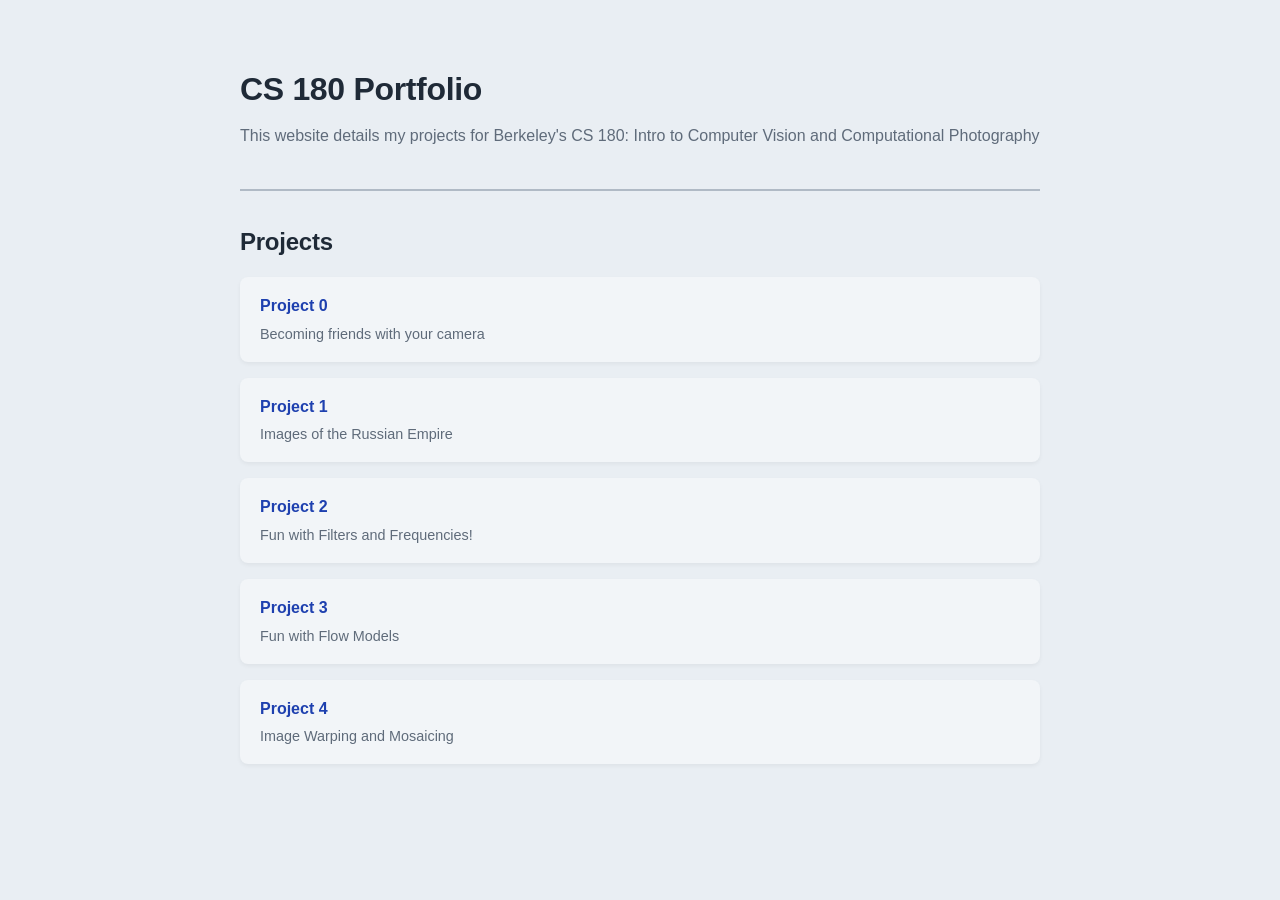
<file: index.html>
<!DOCTYPE html>
<html lang="en">
<head>
    <meta charset="UTF-8">
    <meta name="viewport" content="width=device-width, initial-scale=1.0">
    <title>CS 180 Portfolio</title>
    <link rel="stylesheet" href="style.css">
    <link rel="icon" href="data:image/svg+xml,<svg xmlns=%22http://www.w3.org/2000/svg%22 viewBox=%220 0 100 100%22><text y=%22.9em%22 font-size=%2290%22>⚡</text></svg>">
</head>
<body>
    <main class="container">
        <header class="page-header">
            <h1>CS 180 Portfolio</h1>
            <div class="subtitle">This website details my projects for Berkeley's CS 180: Intro to Computer Vision and Computational Photography</div>
        </header>

        <section class="part">
            <h2>Projects</h2>
            <ul class="project-list">
                <li>
                    <a href="proj0/">Project 0</a>
                    <span class="project-desc">Becoming friends with your camera</span>
                </li>
                <li>
                    <a href="proj1/">Project 1</a>
                    <span class="project-desc">Images of the Russian Empire</span>
                </li>
                <li>
                    <a href="proj2/">Project 2</a>
                    <span class="project-desc">Fun with Filters and Frequencies!</span>
                </li>
                <li>
                    <a href="proj3/">Project 3</a>
                    <span class="project-desc">Fun with Flow Models</span>
                </li>
                <li>
                    <a href="proj4/">Project 4</a>
                    <span class="project-desc">Image Warping and Mosaicing</span>
                </li>
            </ul>
        </section>
    </main>
</body>
</html>
</file>
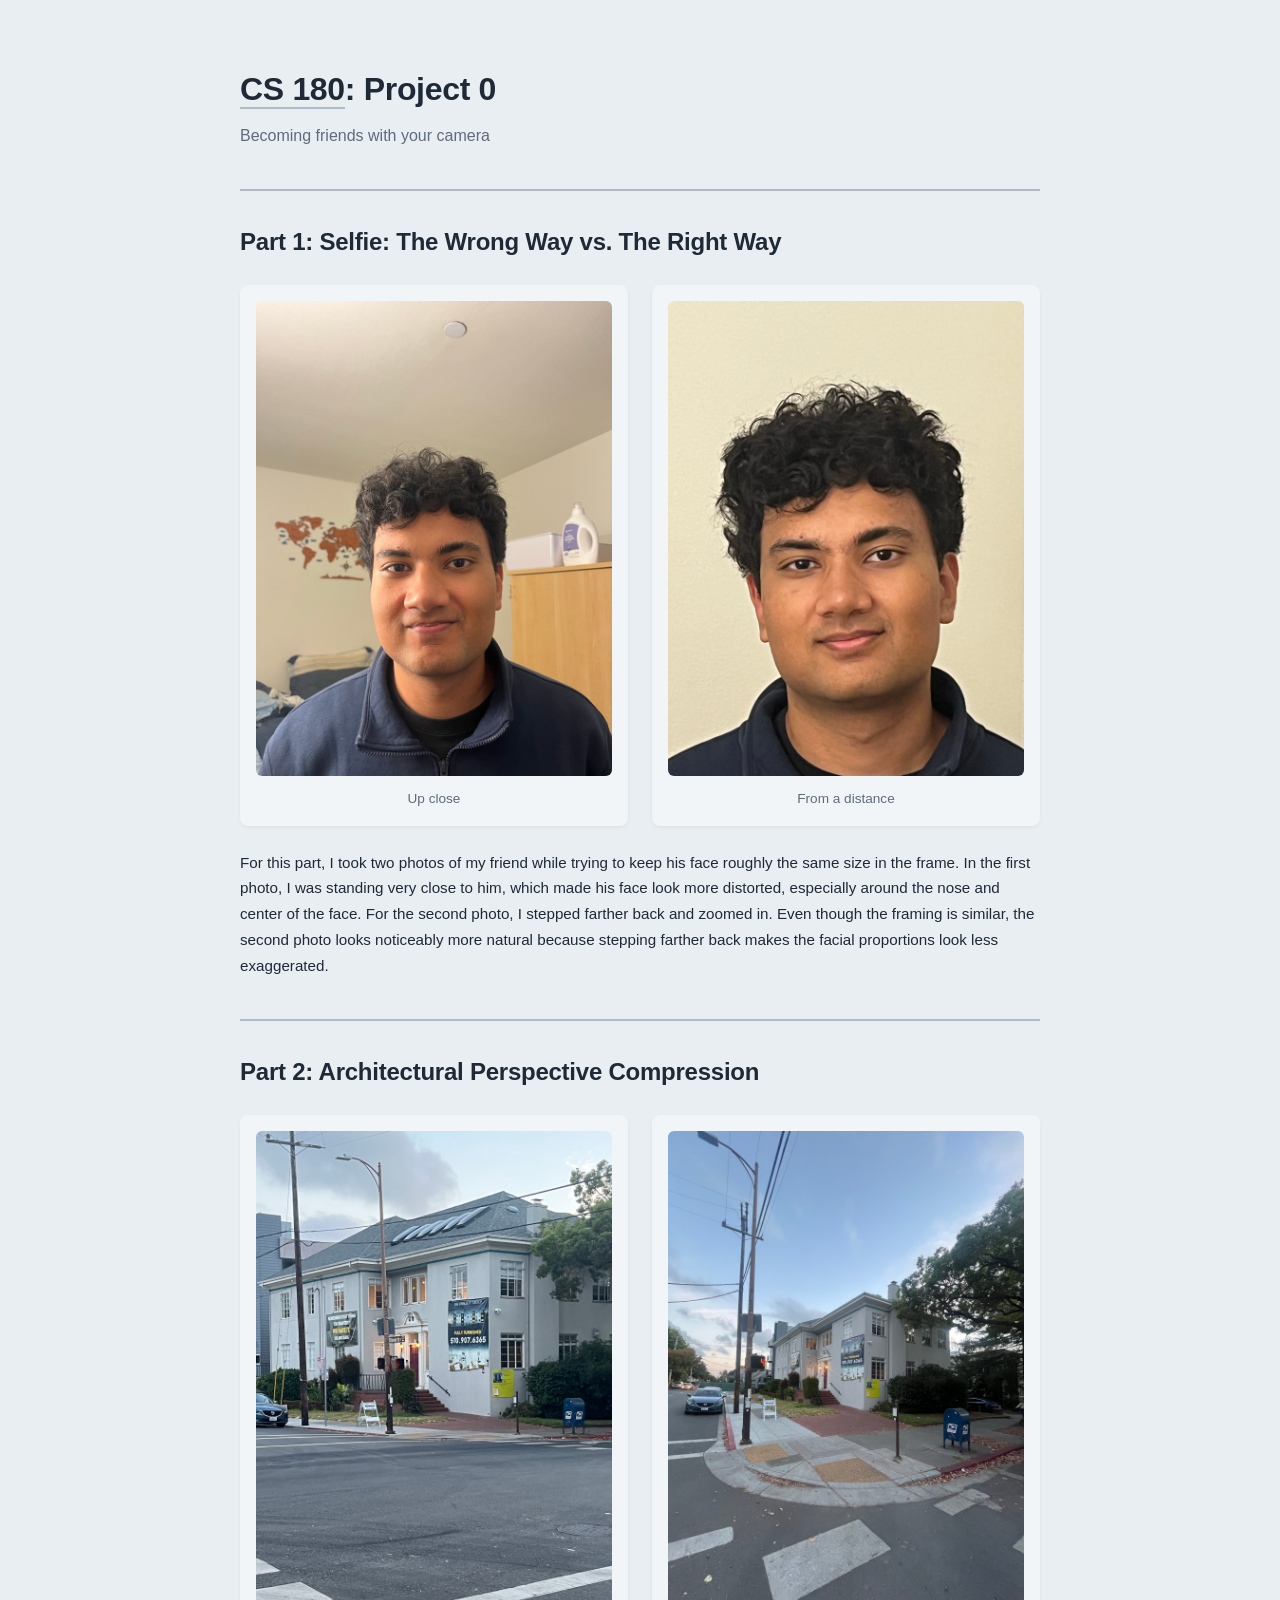
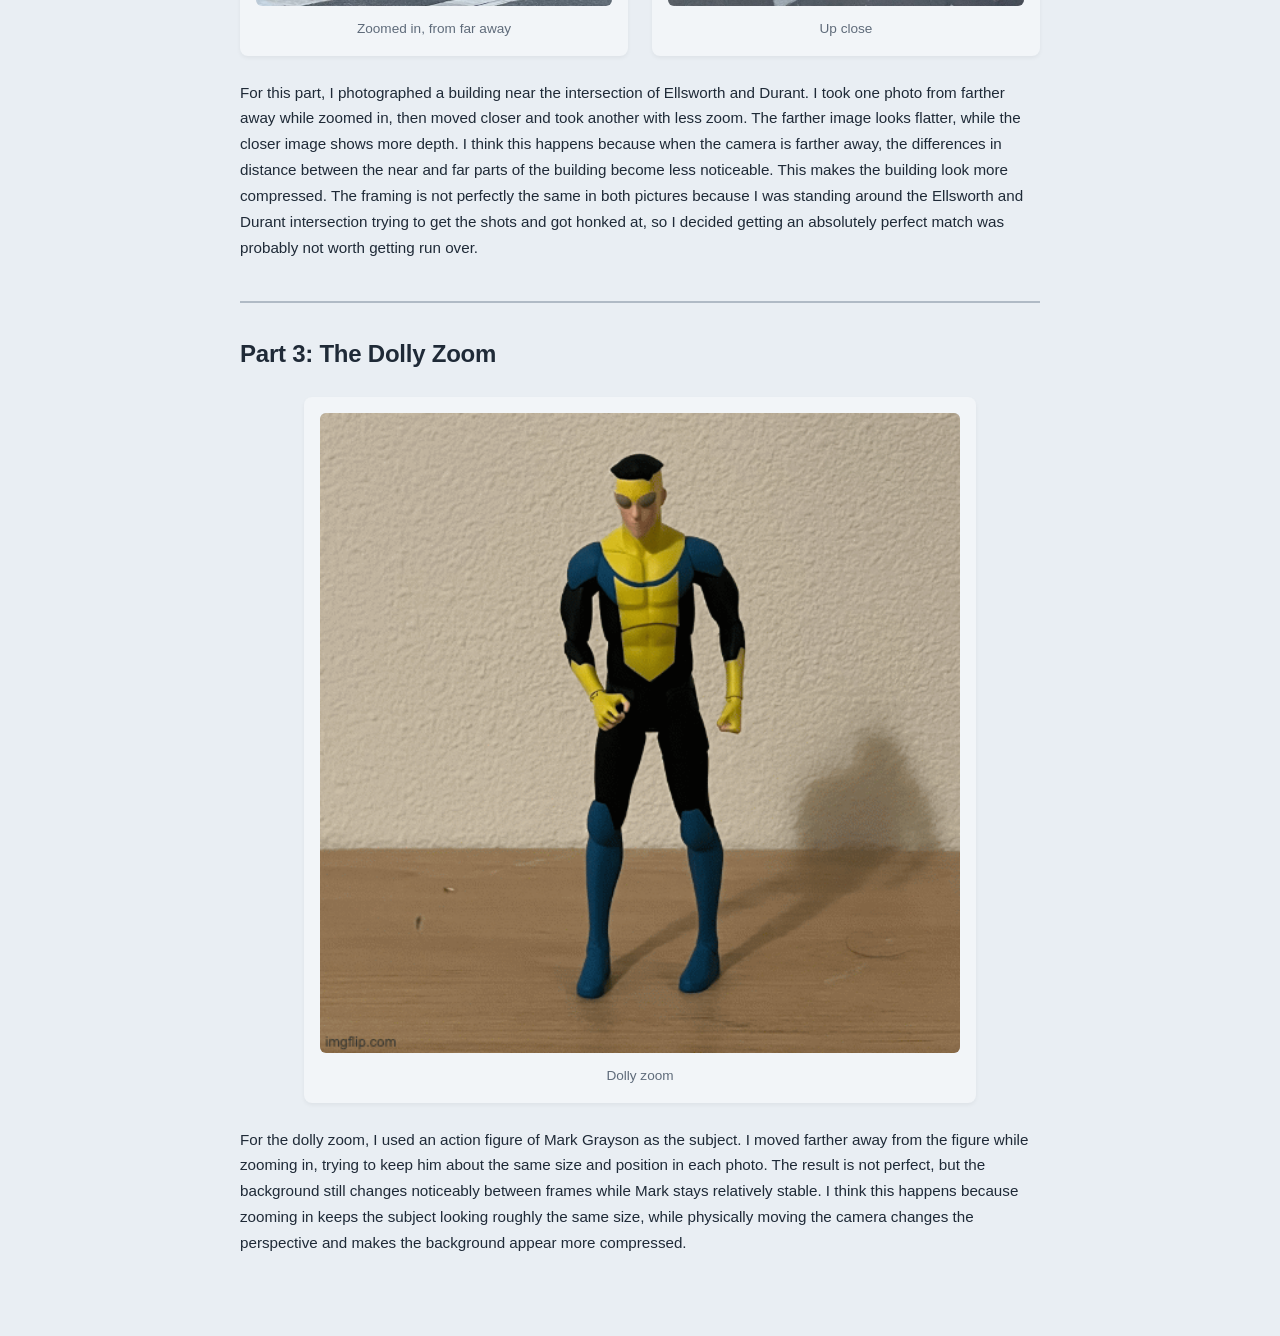
<file: proj0/index.html>
<!DOCTYPE html>
<html lang="en">
<head>
    <meta charset="UTF-8">
    <meta name="viewport" content="width=device-width, initial-scale=1.0">
    <title>CS 180: Project 0</title>
    <link rel="stylesheet" href="../style.css">
    <link rel="icon" href="data:image/svg+xml,<svg xmlns=%22http://www.w3.org/2000/svg%22 viewBox=%220 0 100 100%22><text y=%22.9em%22 font-size=%2290%22>⚡</text></svg>">
</head>
<body>
    <main class="container">
        <header class="page-header">
            <h1><a class="crumb" href="../">CS 180</a>: Project 0</h1>
            <div class="subtitle">Becoming friends with your camera</div>
        </header>

        <section class="part">
            <h2>Part 1: Selfie: The Wrong Way vs. The Right Way</h2>
            <div class="gallery">
                <figure>
                    <img src="assets/part1_a.jpg" alt="Portrait taken up close">
                    <figcaption>Up close</figcaption>
                </figure>
                <figure>
                    <img src="assets/part1_b.jpg" alt="Portrait taken from a distance and zoomed in">
                    <figcaption>From a distance</figcaption>
                </figure>
            </div>
            <p class="text">For this part, I took two photos of my friend while trying to keep his face roughly the same size in the frame. In the first photo, I was standing very close to him, which made his face look more distorted, especially around the nose and center of the face. For the second photo, I stepped farther back and zoomed in. Even though the framing is similar, the second photo looks noticeably more natural because stepping farther back makes the facial proportions look less exaggerated.</p>
        </section>

        <section class="part">
            <h2>Part 2: Architectural Perspective Compression</h2>
            <div class="gallery">
                <figure>
                    <img src="assets/part2_a.jpg" alt="Architecture shot zoomed in from far away">
                    <figcaption>Zoomed in, from far away</figcaption>
                </figure>
                <figure>
                    <img src="assets/part2_b.jpg" alt="Architecture shot from up close">
                    <figcaption>Up close</figcaption>
                </figure>
            </div>
            <p class="text">For this part, I photographed a building near the intersection of Ellsworth and Durant. I took one photo from farther away while zoomed in, then moved closer and took another with less zoom. The farther image looks flatter, while the closer image shows more depth. I think this happens because when the camera is farther away, the differences in distance between the near and far parts of the building become less noticeable. This makes the building look more compressed. The framing is not perfectly the same in both pictures because I was standing around the Ellsworth and Durant intersection trying to get the shots and got honked at, so I decided getting an absolutely perfect match was probably not worth getting run over.</p>
        </section>

        <section class="part">
            <h2>Part 3: The Dolly Zoom</h2>
            <figure class="single">
                <img src="assets/dolly_zoom.gif" alt="Dolly zoom animation">
                <figcaption>Dolly zoom</figcaption>
            </figure>
            <p class="text">For the dolly zoom, I used an action figure of Mark Grayson as the subject. I moved farther away from the figure while zooming in, trying to keep him about the same size and position in each photo. The result is not perfect, but the background still changes noticeably between frames while Mark stays relatively stable. I think this happens because zooming in keeps the subject looking roughly the same size, while physically moving the camera changes the perspective and makes the background appear more compressed.</p>
        </section>
    </main>

</body>
</html>
</file>
<file: style.css>
:root {
    --background-color: #e9eef3;
    --card-background: #f2f5f8;
    --text-color: #1f2a37;
    --muted-text: #5f6b7a;
    --link-color: #1e40af;
    --accent-color: #92400e;
    --border-color: #b0bac5;
    --max-width: 800px;
    --horizontal-padding: 2rem;
}

body {
    font-family: -apple-system, BlinkMacSystemFont, 'Segoe UI', Roboto, Oxygen, Ubuntu, Cantarell, sans-serif;
    line-height: 1.6;
    margin: 0;
    padding: 0;
    background-color: var(--background-color);
    color: var(--text-color);
    -webkit-text-size-adjust: 100%;
}

a {
    color: var(--link-color);
}

/* Layout */
.container {
    max-width: var(--max-width);
    margin: 0 auto;
    padding: 4rem var(--horizontal-padding);
}

.page-header {
    margin-bottom: 1rem;
}

.page-header h1 {
    margin: 0 0 0.5rem;
    font-size: 2rem;
    font-weight: 600;
    letter-spacing: -0.01em;
}

.subtitle {
    color: var(--muted-text);
    font-size: 1rem;
}

.intro {
    margin-top: 1.25rem;
}

.note {
    margin-top: 1rem;
    color: var(--muted-text);
}

/* Sections */
.part {
    margin-top: 2.5rem;
    padding-top: 2rem;
    border-top: 2px solid var(--border-color);
}

.part h2 {
    font-size: 1.5rem;
    font-weight: 700;
    margin: 0 0 1rem;
    letter-spacing: -0.01em;
}

.text {
    font-size: 0.95rem;
    line-height: 1.7;
    color: var(--text-color);
    margin: 0 0 1rem;
}

.text:empty {
    margin: 0;
}

/* Galleries */
.gallery {
    display: grid;
    grid-template-columns: repeat(2, 1fr);
    gap: 1.5rem;
    margin: 1.5rem 0;
}

figure {
    margin: 0;
    background: var(--card-background);
    padding: 1rem;
    border-radius: 8px;
    box-shadow: 0 2px 4px rgba(0, 0, 0, 0.05);
}

figure img {
    width: 100%;
    height: auto;
    display: block;
    border-radius: 6px;
    background: var(--background-color);
}

figcaption {
    margin-top: 0.75rem;
    font-size: 0.85rem;
    color: var(--muted-text);
    text-align: center;
}

figure.single {
    max-width: 640px;
    margin: 1.5rem auto;
}

figure.wide {
    margin: 1.5rem 0;
}

.gallery.three {
    grid-template-columns: repeat(3, 1fr);
}

.gallery.four {
    grid-template-columns: repeat(4, 1fr);
}

.gallery.compact {
    max-width: 480px;
    margin-left: auto;
    margin-right: auto;
}

.gallery-caption {
    margin: -0.5rem 0 1.5rem;
    font-size: 0.85rem;
    color: var(--muted-text);
    text-align: center;
}

img.pixelated {
    image-rendering: pixelated;
}
.part h3 {
    font-size: 1.1rem;
    font-weight: 600;
    margin: 2rem 0 0.75rem;
}

/* Image placeholder */
.placeholder {
    aspect-ratio: 4 / 3;
    display: flex;
    align-items: center;
    justify-content: center;
    border: 2px dashed var(--border-color);
    border-radius: 6px;
    color: var(--muted-text);
    font-size: 0.9rem;
    font-weight: 600;
}

/* Code blocks */
pre.code {
    background: #1f2a37;
    color: #e5e9ef;
    padding: 1.1rem 1.35rem;
    border-radius: 8px;
    border: 1px solid #2c3a4b;
    box-shadow: 0 4px 12px rgba(15, 20, 28, 0.15);
    overflow-x: auto;
    margin: 0.75rem 0 1.75rem;
    min-height: 3rem;
    tab-size: 4;
}

pre.code code,
pre.code code.hljs {
    background: none;
    padding: 0;
    color: inherit;
    font-size: 0.82rem;
    line-height: 1.65;
}

pre.code::-webkit-scrollbar {
    height: 8px;
}

pre.code::-webkit-scrollbar-thumb {
    background: #3b4a5c;
    border-radius: 4px;
}

@media (max-width: 768px) {
    .gallery,
    .gallery.three,
    .gallery.four {
        grid-template-columns: 1fr;
    }

    .page-header h1 {
        font-size: 1.6rem;
    }
}

/* Breadcrumb link in page header */
.crumb {
    color: inherit;
    text-decoration: none;
    border-bottom: 2px solid var(--border-color);
    transition: border-color 0.2s ease, color 0.2s ease;
}

.crumb:hover {
    color: var(--link-color);
    border-bottom-color: var(--link-color);
}

/* Project index list */
.project-list {
    list-style: none;
    padding: 0;
    margin: 0;
}

.project-list li {
    background: var(--card-background);
    padding: 1rem 1.25rem;
    border-radius: 8px;
    box-shadow: 0 2px 4px rgba(0, 0, 0, 0.05);
    margin-bottom: 1rem;
    transition: transform 0.2s ease-in-out;
}

.project-list li:hover {
    transform: translateY(-2px);
}

.project-list a {
    font-weight: 600;
    text-decoration: none;
    color: var(--link-color);
}

.project-list a:hover {
    text-decoration: underline;
}

.project-desc {
    display: block;
    font-size: 0.9rem;
    color: var(--muted-text);
    margin-top: 0.25rem;
}

/* Results tables */
.results-table {
    width: 100%;
    border-collapse: collapse;
    margin: 0.75rem 0 1.5rem;
    font-size: 0.9rem;
    background: var(--card-background);
    border-radius: 8px;
    overflow: hidden;
    box-shadow: 0 2px 4px rgba(0, 0, 0, 0.05);
}

.results-table caption {
    caption-side: bottom;
    padding-top: 0.5rem;
    font-size: 0.85rem;
    color: var(--muted-text);
}

.results-table th,
.results-table td {
    padding: 0.6rem 1rem;
    text-align: left;
    border-bottom: 1px solid var(--border-color);
}

.results-table th {
    font-weight: 600;
    background: rgba(31, 42, 55, 0.06);
}

.results-table tbody tr:last-child td {
    border-bottom: none;
}

.results-table td:last-child,
.results-table th:last-child {
    text-align: right;
    font-variant-numeric: tabular-nums;
}

/* Inline code */
code {
    font-family: ui-monospace, SFMono-Regular, Menlo, Monaco, Consolas, monospace;
    font-size: 0.875em;
    background: rgba(31, 42, 55, 0.07);
    padding: 0.1em 0.35em;
    border-radius: 4px;
}

.steps {
    margin: 0 0 1rem;
    padding-left: 1.25rem;
    font-size: 0.95rem;
    line-height: 1.7;
}

.steps li {
    margin-bottom: 0.4rem;
}

/* Results grid */
.result-grid {
    display: grid;
    grid-template-columns: repeat(auto-fill, minmax(300px, 1fr));
    gap: 1.5rem;
    margin: 1.5rem 0 0;
}

.result-grid figure {
    padding: 0.75rem;
    display: flex;
    flex-direction: column;
}

.result-grid img {
    aspect-ratio: 4 / 5;
    object-fit: contain;
}

.result-grid figcaption {
    text-align: left;
    margin-top: 0.75rem;
    line-height: 1.45;
}

.img-name {
    display: block;
    font-weight: 600;
    color: var(--text-color);
    font-size: 0.9rem;
    word-break: break-all;
}

.offset {
    display: block;
    font-family: ui-monospace, SFMono-Regular, Menlo, Monaco, Consolas, monospace;
    font-size: 0.8rem;
    color: var(--muted-text);
}

.flag {
    display: inline-block;
    margin-top: 0.35rem;
    font-size: 0.7rem;
    font-weight: 600;
    text-transform: uppercase;
    letter-spacing: 0.04em;
    color: var(--accent-color);
    background: rgba(146, 64, 14, 0.1);
    padding: 0.1rem 0.45rem;
    border-radius: 4px;
}

@media (max-width: 480px) {
    .result-grid {
        grid-template-columns: 1fr;
        gap: 1rem;
    }
}

/* Click-to-enlarge image links */
.zoom {
    display: block;
    line-height: 0;
    cursor: zoom-in;
}

.zoom img {
    transition: opacity 0.2s ease;
}

.zoom:hover img {
    opacity: 0.85;
}

/* Lightbox */
.lightbox {
    position: fixed;
    inset: 0;
    z-index: 100;
    background: rgba(15, 20, 28, 0.88);
    display: flex;
    align-items: center;
    justify-content: center;
    padding: 2rem;
    cursor: zoom-out;
}

.lightbox[hidden] {
    display: none;
}

.lightbox img {
    max-width: 100%;
    max-height: 100%;
    object-fit: contain;
    border-radius: 4px;
    cursor: default;
    box-shadow: 0 8px 40px rgba(0, 0, 0, 0.4);
}

.lightbox-close {
    position: absolute;
    top: 1rem;
    right: 1.5rem;
    background: none;
    border: none;
    color: #fff;
    font-size: 2.5rem;
    line-height: 1;
    cursor: pointer;
    padding: 0.25rem 0.75rem;
    opacity: 0.7;
    transition: opacity 0.2s ease;
}

.lightbox-close:hover {
    opacity: 1;
}

/* Display math */
.formula {
    font-family: 'Latin Modern Math', 'STIX Two Math', Cambria, Georgia, 'Times New Roman', serif;
    font-size: 1.15rem;
    text-align: center;
    margin: 2rem 0;
    color: var(--text-color);
    overflow-x: auto;
}

.formula i {
    font-style: italic;
    padding-right: 0.12em;
}

.formula .fn {
    font-style: normal;
    padding-right: 0.05em;
}

.formula .eq {
    margin: 0 0.5em;
}

.formula .op {
    margin: 0 0.3em;
}

.formula-line + .formula-line {
    margin-top: 0.5rem;
}

.formula .frac {
    display: inline-block;
    vertical-align: -0.9em;
    text-align: center;
}

.formula .num {
    display: block;
    padding: 0 0.6em 0.25em;
    border-bottom: 1px solid currentColor;
}

.formula .den {
    display: block;
    padding: 0.25em 0.6em 0;
}

/* Images shown at their real pixel size */
figure.native {
    display: flex;
    flex-direction: column;
    justify-content: center;
}

figure.native img {
    width: auto;
    max-width: 100%;
    margin: 0 auto;
}

/* Print / PDF export */
@media print {
    @page {
        margin: 0.5in;
    }

    body {
        background: #fff;
    }

    .container {
        max-width: none;
        padding: 0;
    }

    .note,
    .lightbox {
        display: none !important;
    }

    .gallery {
        grid-template-columns: repeat(2, 1fr) !important;
        gap: 0.75rem;
        margin: 1rem 0;
    }

    .gallery.three {
        grid-template-columns: repeat(3, 1fr) !important;
    }

    .gallery.four {
        grid-template-columns: repeat(4, 1fr) !important;
    }

    .gallery.compact {
        max-width: 60%;
    }

    figure {
        padding: 0.5rem;
        box-shadow: none;
        break-inside: avoid;
    }

    figure img {
        width: auto;
        max-width: 100%;
        max-height: 3.5in;
        margin: 0 auto;
    }

    figure.single img,
    figure.wide img {
        max-height: 5.5in;
    }

    h2,
    h3 {
        break-after: avoid;
    }

    .part {
        margin-top: 1.5rem;
        padding-top: 1rem;
    }

    pre.code {
        white-space: pre-wrap;
        overflow-wrap: anywhere;
        box-shadow: none;
        break-inside: avoid;
        -webkit-print-color-adjust: exact;
        print-color-adjust: exact;
    }

    .results-table,
    .formula {
        break-inside: avoid;
        -webkit-print-color-adjust: exact;
        print-color-adjust: exact;
    }
}
</file>
